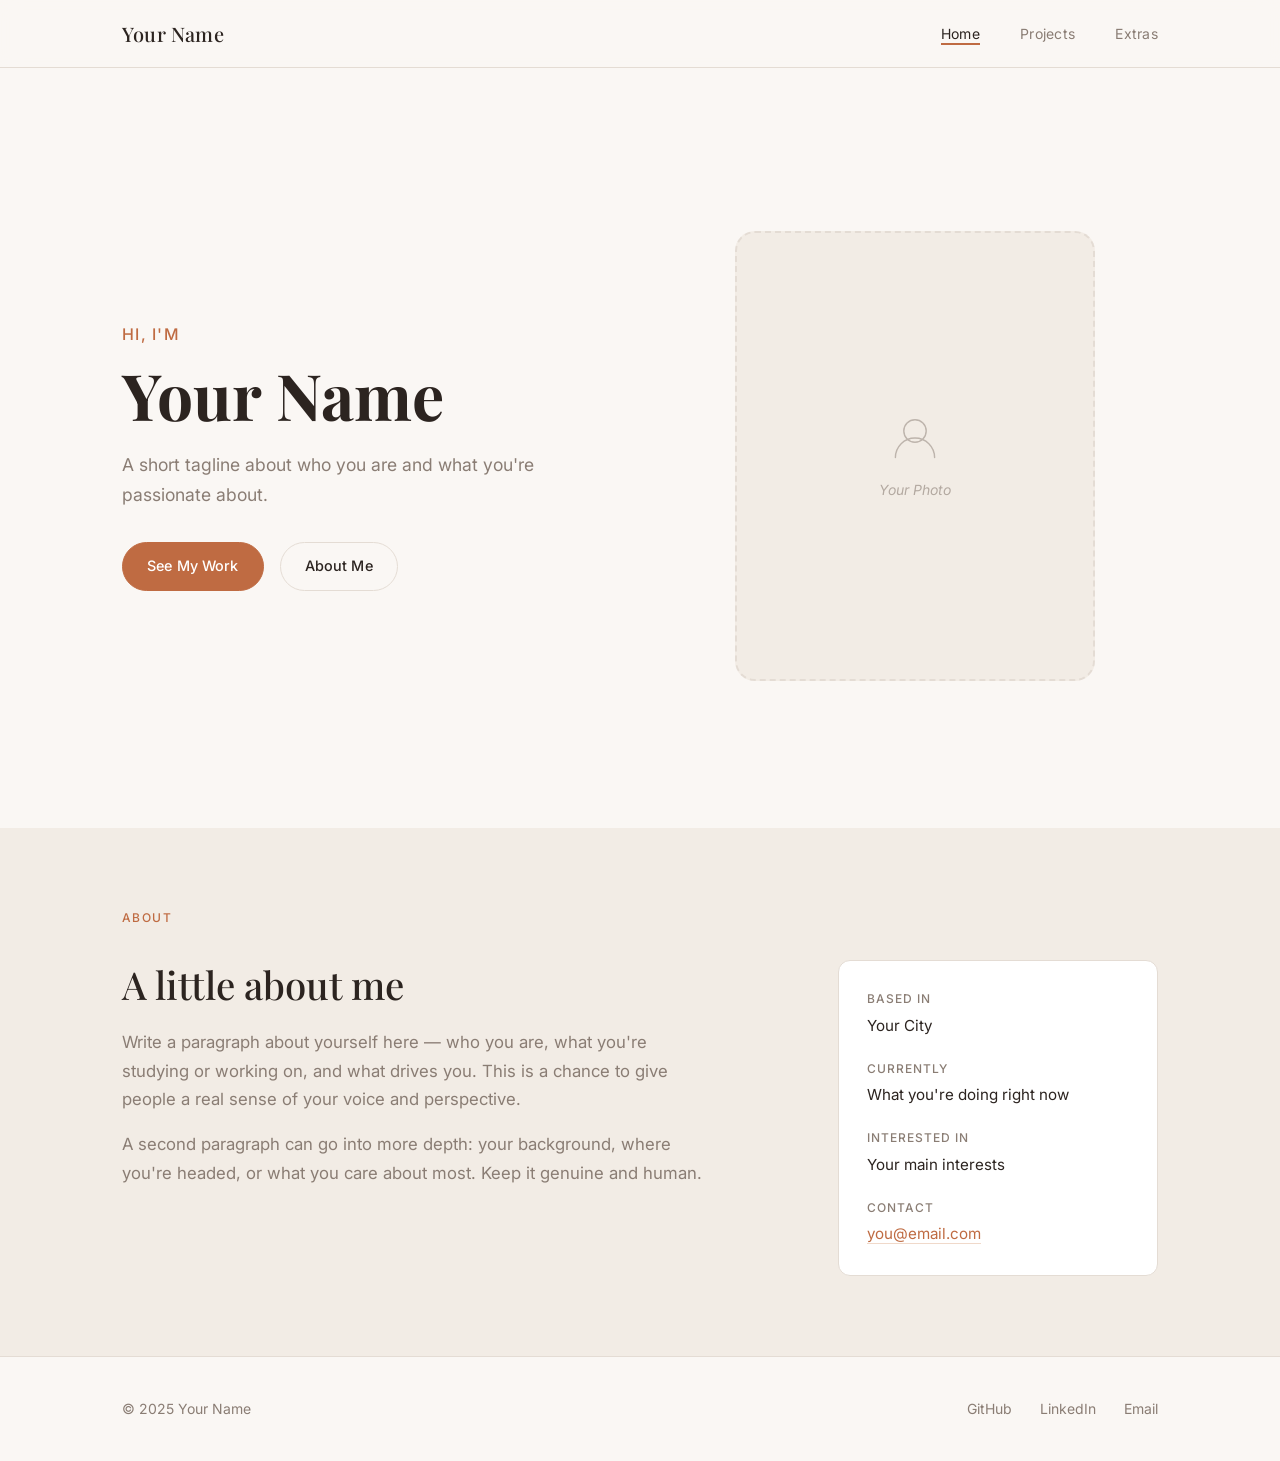
<file: index.html>
<!DOCTYPE html>
<html lang="en">
<head>
  <meta charset="UTF-8">
  <meta name="viewport" content="width=device-width, initial-scale=1.0">
  <title>Your Name</title>
  <link rel="stylesheet" href="style.css">
  <link rel="preconnect" href="https://fonts.googleapis.com">
  <link rel="preconnect" href="https://fonts.gstatic.com" crossorigin>
  <link href="https://fonts.googleapis.com/css2?family=Playfair+Display:ital,wght@0,400;0,500;0,700;1,400&family=Inter:wght@300;400;500&display=swap" rel="stylesheet">
</head>
<body>

  <!-- NAV -->
  <nav class="nav">
    <div class="nav-inner">
      <a href="index.html" class="nav-logo">Your Name</a>
      <button class="menu-btn" aria-label="Open menu" aria-expanded="false">
        <span></span><span></span><span></span>
      </button>
      <ul class="nav-links">
        <li><a href="index.html" class="active">Home</a></li>
        <li><a href="projects.html">Projects</a></li>
        <li><a href="extras.html">Extras</a></li>
      </ul>
    </div>
  </nav>

  <main>

    <!-- HERO -->
    <section class="hero">
      <div class="hero-content">
        <p class="hero-greeting">Hi, I'm</p>
        <h1 class="hero-name">Your Name</h1>
        <p class="hero-tagline">A short tagline about who you are and what you're passionate about.</p>
        <div class="hero-actions">
          <a href="projects.html" class="btn btn-primary">See My Work</a>
          <a href="#about" class="btn btn-secondary">About Me</a>
        </div>
      </div>
      <div class="hero-image">
        <div class="photo-placeholder">
          <div class="photo-inner">
            <svg viewBox="0 0 80 80" fill="none" xmlns="http://www.w3.org/2000/svg" aria-hidden="true">
              <circle cx="40" cy="30" r="16" stroke="currentColor" stroke-width="2" fill="none"/>
              <path d="M12 68c0-15.464 12.536-28 28-28s28 12.536 28 28" stroke="currentColor" stroke-width="2" fill="none" stroke-linecap="round"/>
            </svg>
            <span>Your Photo</span>
          </div>
        </div>
      </div>
    </section>

    <!-- ABOUT -->
    <section class="about" id="about">
      <div class="section-inner">
        <div class="about-label">About</div>
        <div class="about-layout">
          <div class="about-text">
            <h2>A little about me</h2>
            <p>Write a paragraph about yourself here — who you are, what you're studying or working on, and what drives you. This is a chance to give people a real sense of your voice and perspective.</p>
            <p>A second paragraph can go into more depth: your background, where you're headed, or what you care about most. Keep it genuine and human.</p>
          </div>
          <div class="about-details">
            <div class="detail-item">
              <span class="detail-label">Based in</span>
              <span class="detail-value">Your City</span>
            </div>
            <div class="detail-item">
              <span class="detail-label">Currently</span>
              <span class="detail-value">What you're doing right now</span>
            </div>
            <div class="detail-item">
              <span class="detail-label">Interested in</span>
              <span class="detail-value">Your main interests</span>
            </div>
            <div class="detail-item">
              <span class="detail-label">Contact</span>
              <span class="detail-value"><a href="mailto:you@email.com">you@email.com</a></span>
            </div>
          </div>
        </div>
      </div>
    </section>

  </main>

  <!-- FOOTER -->
  <footer class="footer">
    <div class="footer-inner">
      <p class="footer-copy">© 2025 Your Name</p>
      <div class="footer-links">
        <a href="#" target="_blank" rel="noopener">GitHub</a>
        <a href="#" target="_blank" rel="noopener">LinkedIn</a>
        <a href="mailto:you@email.com">Email</a>
      </div>
    </div>
  </footer>

  <script src="script.js"></script>
</body>
</html>
</file>
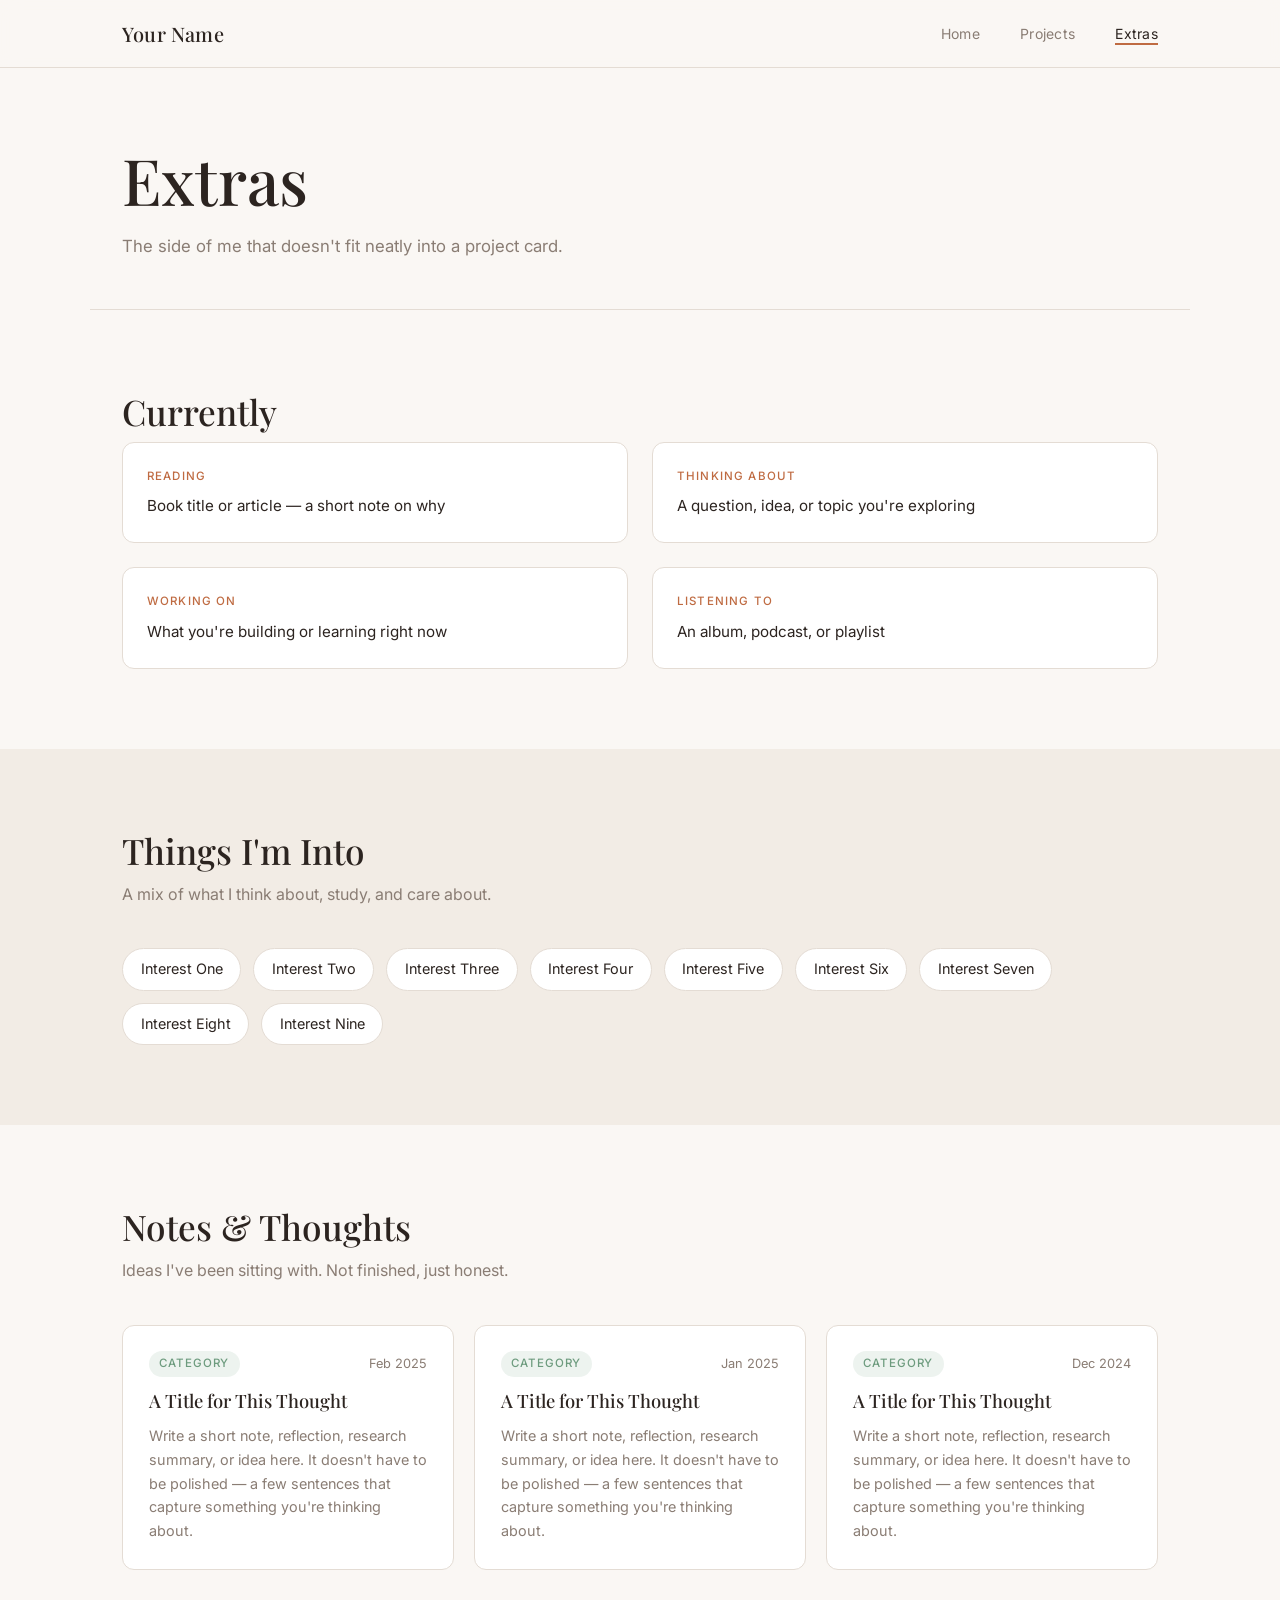
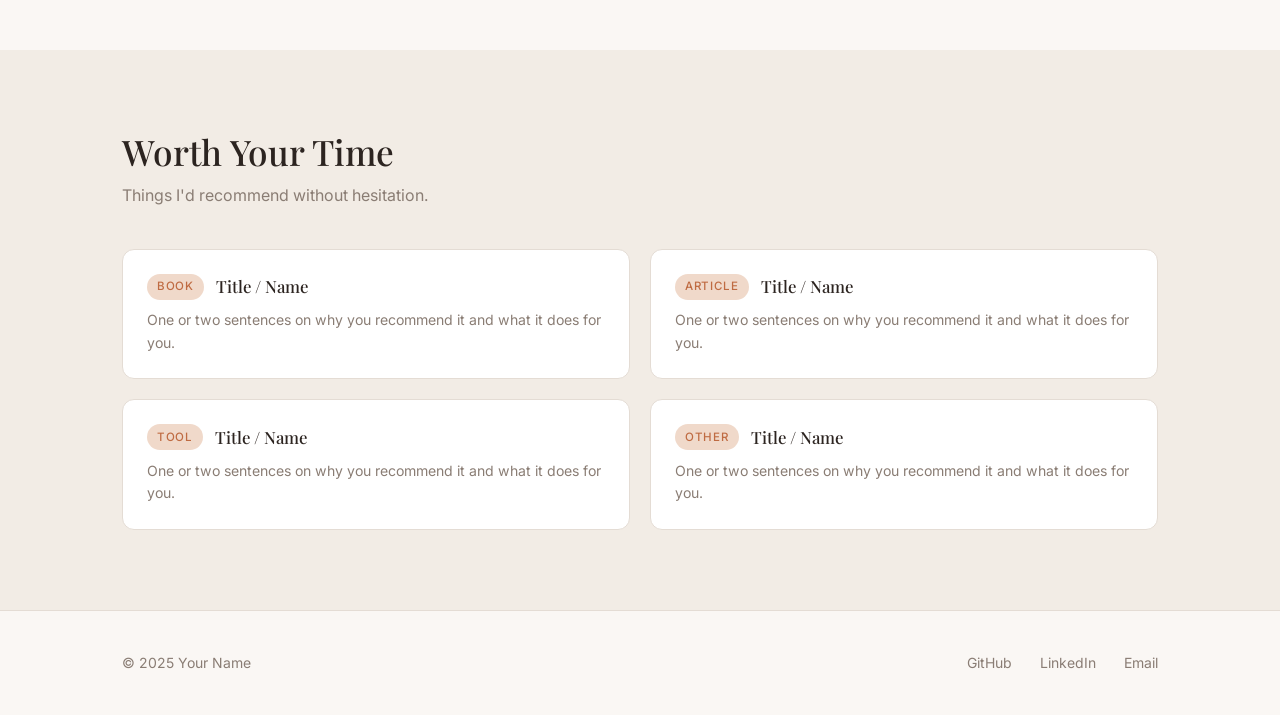
<file: extras.html>
<!DOCTYPE html>
<html lang="en">
<head>
  <meta charset="UTF-8">
  <meta name="viewport" content="width=device-width, initial-scale=1.0">
  <!-- Change "Extras" to whatever you want to call this page -->
  <title>Extras — Your Name</title>
  <link rel="stylesheet" href="style.css">
  <link rel="preconnect" href="https://fonts.googleapis.com">
  <link rel="preconnect" href="https://fonts.gstatic.com" crossorigin>
  <link href="https://fonts.googleapis.com/css2?family=Playfair+Display:ital,wght@0,400;0,500;0,700;1,400&family=Inter:wght@300;400;500&display=swap" rel="stylesheet">
</head>
<body>

  <!-- NAV -->
  <nav class="nav">
    <div class="nav-inner">
      <a href="index.html" class="nav-logo">Your Name</a>
      <button class="menu-btn" aria-label="Open menu" aria-expanded="false">
        <span></span><span></span><span></span>
      </button>
      <ul class="nav-links">
        <li><a href="index.html">Home</a></li>
        <li><a href="projects.html">Projects</a></li>
        <!-- Change "Extras" to whatever you name this page -->
        <li><a href="extras.html" class="active">Extras</a></li>
      </ul>
    </div>
  </nav>

  <main>

    <!-- PAGE HEADER — change the title and subtitle to fit this page's theme -->
    <div class="page-header">
      <h1>Extras</h1>
      <p>The side of me that doesn't fit neatly into a project card.</p>
    </div>

    <!-- ============================================================
         CURRENTLY SECTION
         What you're reading, watching, thinking about right now.
         Great for showing personality and keeping the site fresh.
    ============================================================ -->
    <section class="extras-section">
      <div class="section-inner">
        <h2 class="extras-title">Currently</h2>
        <div class="currently-grid">

          <div class="currently-item">
            <span class="currently-label">Reading</span>
            <p class="currently-value">Book title or article — a short note on why</p>
          </div>

          <div class="currently-item">
            <span class="currently-label">Thinking about</span>
            <p class="currently-value">A question, idea, or topic you're exploring</p>
          </div>

          <div class="currently-item">
            <span class="currently-label">Working on</span>
            <p class="currently-value">What you're building or learning right now</p>
          </div>

          <div class="currently-item">
            <span class="currently-label">Listening to</span>
            <p class="currently-value">An album, podcast, or playlist</p>
          </div>

        </div>
      </div>
    </section>

    <!-- ============================================================
         INTERESTS SECTION
         Add or remove tags to reflect your actual interests.
         These display as pills/tags.
    ============================================================ -->
    <section class="extras-section alt">
      <div class="section-inner">
        <h2 class="extras-title">Things I'm Into</h2>
        <p class="extras-subtitle">A mix of what I think about, study, and care about.</p>
        <div class="interests-grid">
          <span class="interest-tag">Interest One</span>
          <span class="interest-tag">Interest Two</span>
          <span class="interest-tag">Interest Three</span>
          <span class="interest-tag">Interest Four</span>
          <span class="interest-tag">Interest Five</span>
          <span class="interest-tag">Interest Six</span>
          <span class="interest-tag">Interest Seven</span>
          <span class="interest-tag">Interest Eight</span>
          <span class="interest-tag">Interest Nine</span>
        </div>
      </div>
    </section>

    <!-- ============================================================
         NOTES / RESEARCH SECTION
         Can be research summaries, short essays, ideas, or anything.
         Each note-card is a mini post. Add or remove cards freely.
    ============================================================ -->
    <section class="extras-section">
      <div class="section-inner">
        <h2 class="extras-title">Notes &amp; Thoughts</h2>
        <p class="extras-subtitle">Ideas I've been sitting with. Not finished, just honest.</p>
        <div class="notes-grid">

          <!-- NOTE CARD — copy this block to add more notes -->
          <article class="note-card">
            <div class="note-meta">
              <span class="note-category">Category</span>
              <span class="note-date">Feb 2025</span>
            </div>
            <h3 class="note-title">A Title for This Thought</h3>
            <p class="note-body">Write a short note, reflection, research summary, or idea here. It doesn't have to be polished — a few sentences that capture something you're thinking about.</p>
          </article>

          <article class="note-card">
            <div class="note-meta">
              <span class="note-category">Category</span>
              <span class="note-date">Jan 2025</span>
            </div>
            <h3 class="note-title">A Title for This Thought</h3>
            <p class="note-body">Write a short note, reflection, research summary, or idea here. It doesn't have to be polished — a few sentences that capture something you're thinking about.</p>
          </article>

          <article class="note-card">
            <div class="note-meta">
              <span class="note-category">Category</span>
              <span class="note-date">Dec 2024</span>
            </div>
            <h3 class="note-title">A Title for This Thought</h3>
            <p class="note-body">Write a short note, reflection, research summary, or idea here. It doesn't have to be polished — a few sentences that capture something you're thinking about.</p>
          </article>

        </div>
      </div>
    </section>

    <!-- ============================================================
         RECOMMENDATIONS SECTION (optional — delete if not needed)
         Books, articles, tools, or anything worth sharing.
    ============================================================ -->
    <section class="extras-section alt">
      <div class="section-inner">
        <h2 class="extras-title">Worth Your Time</h2>
        <p class="extras-subtitle">Things I'd recommend without hesitation.</p>
        <div class="rec-list">

          <!-- REC ITEM — copy to add more -->
          <div class="rec-item">
            <div class="rec-header">
              <span class="rec-type">Book</span>
              <h3 class="rec-title">Title / Name</h3>
            </div>
            <p class="rec-note">One or two sentences on why you recommend it and what it does for you.</p>
          </div>

          <div class="rec-item">
            <div class="rec-header">
              <span class="rec-type">Article</span>
              <h3 class="rec-title">Title / Name</h3>
            </div>
            <p class="rec-note">One or two sentences on why you recommend it and what it does for you.</p>
          </div>

          <div class="rec-item">
            <div class="rec-header">
              <span class="rec-type">Tool</span>
              <h3 class="rec-title">Title / Name</h3>
            </div>
            <p class="rec-note">One or two sentences on why you recommend it and what it does for you.</p>
          </div>

          <div class="rec-item">
            <div class="rec-header">
              <span class="rec-type">Other</span>
              <h3 class="rec-title">Title / Name</h3>
            </div>
            <p class="rec-note">One or two sentences on why you recommend it and what it does for you.</p>
          </div>

        </div>
      </div>
    </section>

  </main>

  <!-- FOOTER -->
  <footer class="footer">
    <div class="footer-inner">
      <p class="footer-copy">© 2025 Your Name</p>
      <div class="footer-links">
        <a href="#" target="_blank" rel="noopener">GitHub</a>
        <a href="#" target="_blank" rel="noopener">LinkedIn</a>
        <a href="mailto:you@email.com">Email</a>
      </div>
    </div>
  </footer>

  <script src="script.js"></script>
</body>
</html>
</file>
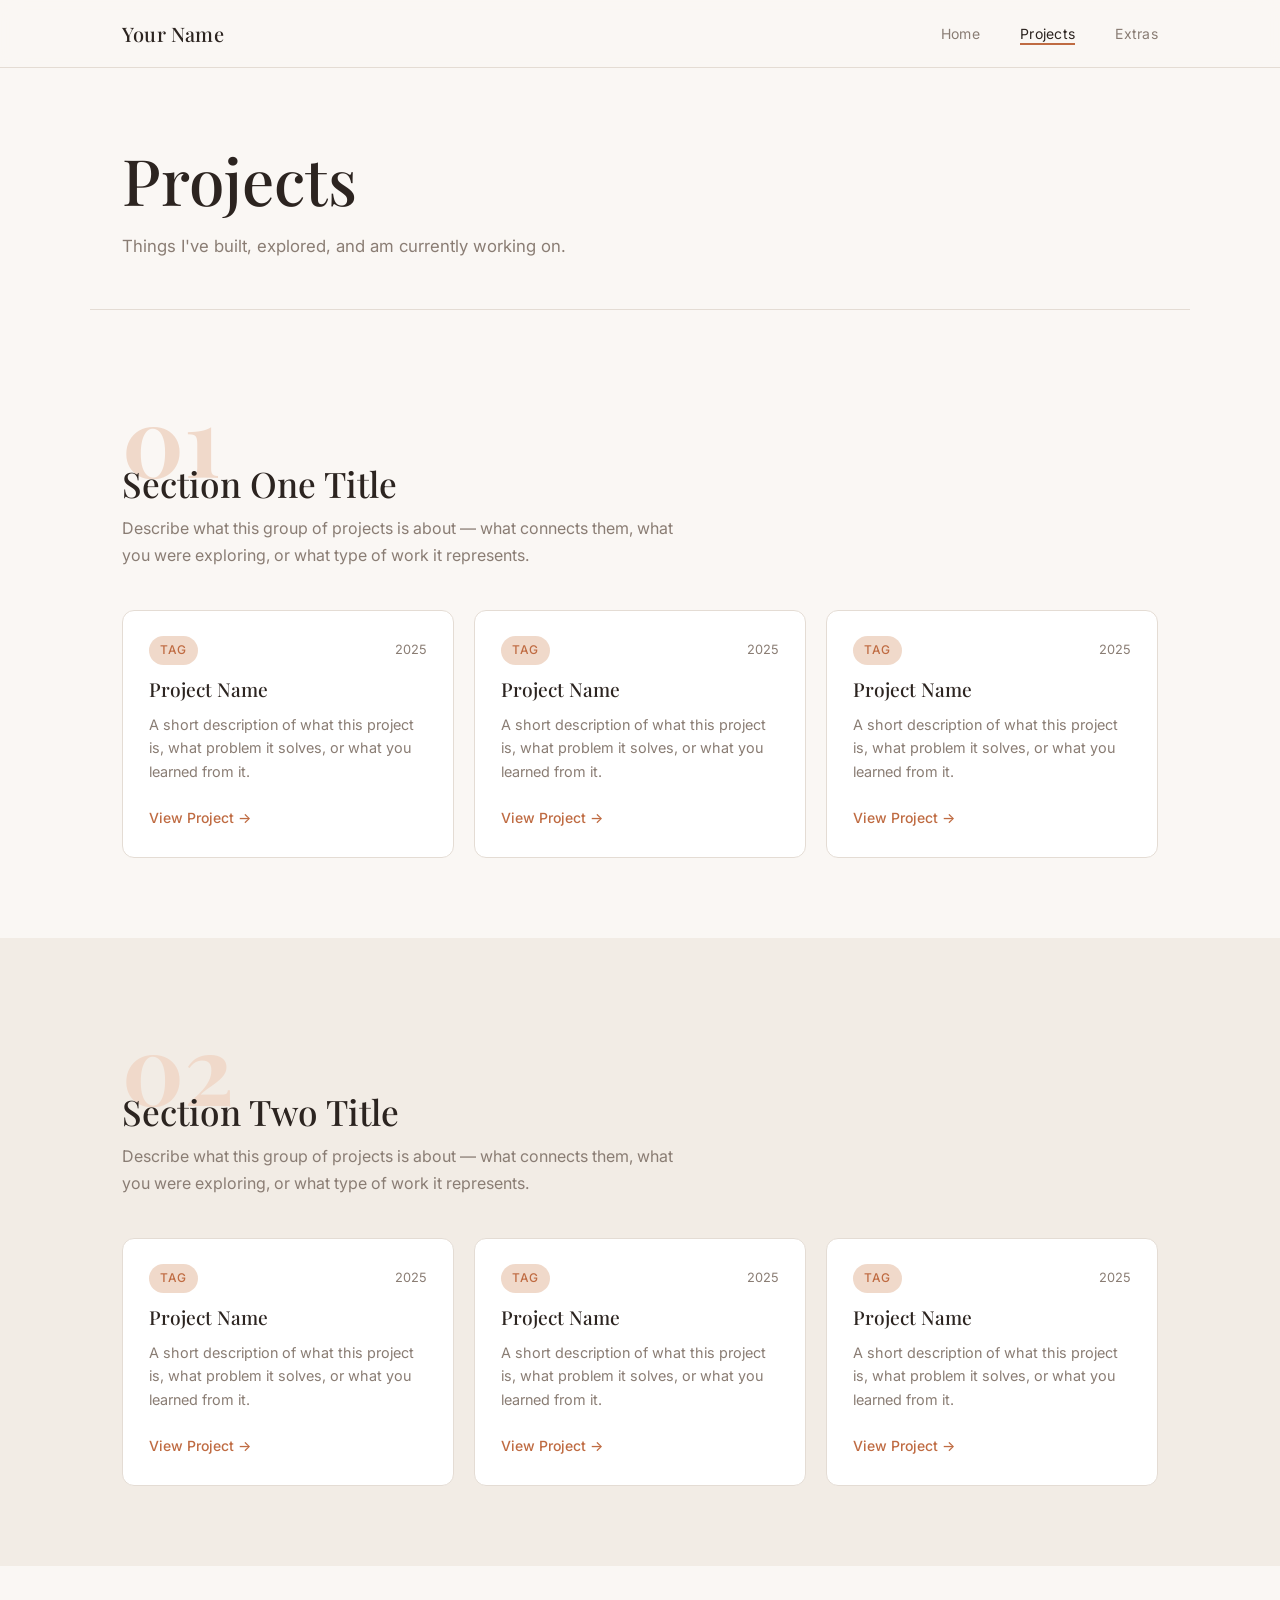
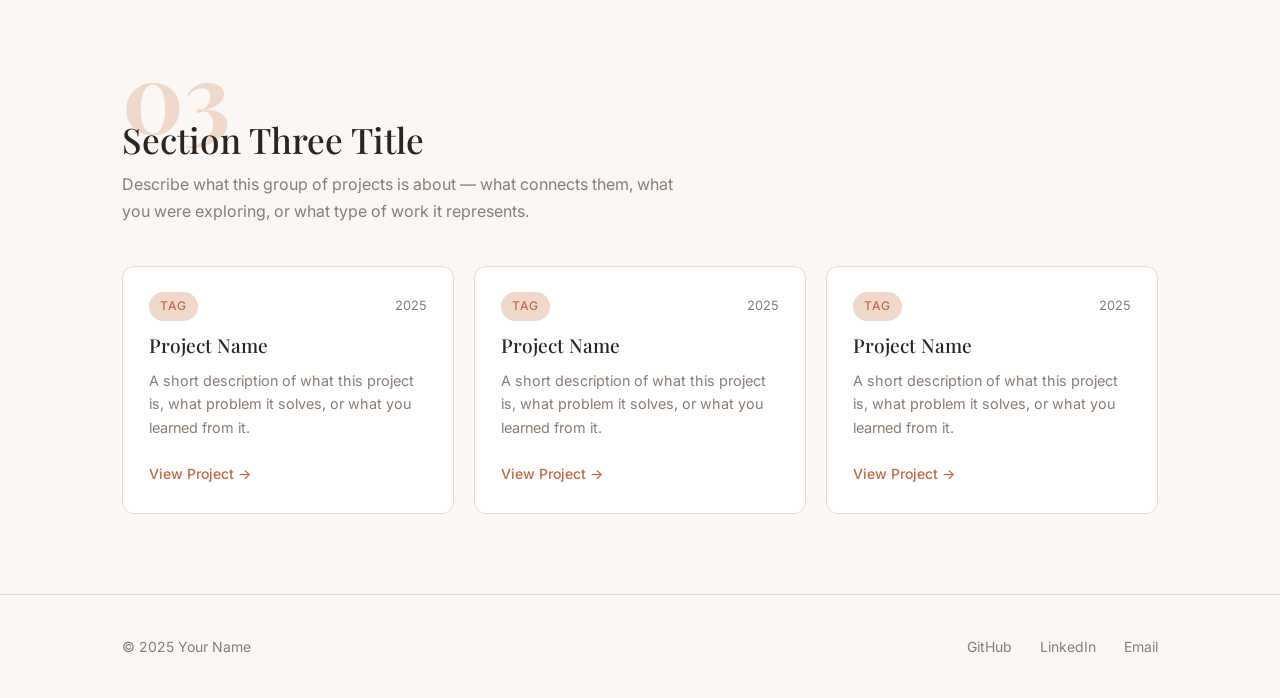
<file: projects.html>
<!DOCTYPE html>
<html lang="en">
<head>
  <meta charset="UTF-8">
  <meta name="viewport" content="width=device-width, initial-scale=1.0">
  <title>Projects — Your Name</title>
  <link rel="stylesheet" href="style.css">
  <link rel="preconnect" href="https://fonts.googleapis.com">
  <link rel="preconnect" href="https://fonts.gstatic.com" crossorigin>
  <link href="https://fonts.googleapis.com/css2?family=Playfair+Display:ital,wght@0,400;0,500;0,700;1,400&family=Inter:wght@300;400;500&display=swap" rel="stylesheet">
</head>
<body>

  <!-- NAV -->
  <nav class="nav">
    <div class="nav-inner">
      <a href="index.html" class="nav-logo">Your Name</a>
      <button class="menu-btn" aria-label="Open menu" aria-expanded="false">
        <span></span><span></span><span></span>
      </button>
      <ul class="nav-links">
        <li><a href="index.html">Home</a></li>
        <li><a href="projects.html" class="active">Projects</a></li>
        <li><a href="extras.html">Extras</a></li>
      </ul>
    </div>
  </nav>

  <main>

    <!-- PAGE HEADER -->
    <div class="page-header">
      <h1>Projects</h1>
      <p>Things I've built, explored, and am currently working on.</p>
    </div>

    <!-- ============================================================
         SECTION 1
         Change "Section One Title" to your category name.
         Change the description to describe what this section covers.
         Duplicate <article class="project-card"> blocks to add more projects.
    ============================================================ -->
    <section class="project-section">
      <div class="section-inner">
        <div class="section-num">01</div>
        <div class="section-header">
          <h2 class="section-title">Section One Title</h2>
          <p class="section-desc">Describe what this group of projects is about — what connects them, what you were exploring, or what type of work it represents.</p>
        </div>

        <div class="projects-grid">

          <!-- PROJECT CARD — copy this block to add more projects -->
          <article class="project-card">
            <div class="card-top">
              <span class="card-tag">Tag</span>
              <span class="card-year">2025</span>
            </div>
            <h3 class="card-title">Project Name</h3>
            <p class="card-desc">A short description of what this project is, what problem it solves, or what you learned from it.</p>
            <div class="card-bottom">
              <a href="#" class="card-link">View Project <span aria-hidden="true">→</span></a>
            </div>
          </article>

          <article class="project-card">
            <div class="card-top">
              <span class="card-tag">Tag</span>
              <span class="card-year">2025</span>
            </div>
            <h3 class="card-title">Project Name</h3>
            <p class="card-desc">A short description of what this project is, what problem it solves, or what you learned from it.</p>
            <div class="card-bottom">
              <a href="#" class="card-link">View Project <span aria-hidden="true">→</span></a>
            </div>
          </article>

          <article class="project-card">
            <div class="card-top">
              <span class="card-tag">Tag</span>
              <span class="card-year">2025</span>
            </div>
            <h3 class="card-title">Project Name</h3>
            <p class="card-desc">A short description of what this project is, what problem it solves, or what you learned from it.</p>
            <div class="card-bottom">
              <a href="#" class="card-link">View Project <span aria-hidden="true">→</span></a>
            </div>
          </article>

        </div>
      </div>
    </section>

    <!-- ============================================================
         SECTION 2
    ============================================================ -->
    <section class="project-section alt">
      <div class="section-inner">
        <div class="section-num">02</div>
        <div class="section-header">
          <h2 class="section-title">Section Two Title</h2>
          <p class="section-desc">Describe what this group of projects is about — what connects them, what you were exploring, or what type of work it represents.</p>
        </div>

        <div class="projects-grid">

          <article class="project-card">
            <div class="card-top">
              <span class="card-tag">Tag</span>
              <span class="card-year">2025</span>
            </div>
            <h3 class="card-title">Project Name</h3>
            <p class="card-desc">A short description of what this project is, what problem it solves, or what you learned from it.</p>
            <div class="card-bottom">
              <a href="#" class="card-link">View Project <span aria-hidden="true">→</span></a>
            </div>
          </article>

          <article class="project-card">
            <div class="card-top">
              <span class="card-tag">Tag</span>
              <span class="card-year">2025</span>
            </div>
            <h3 class="card-title">Project Name</h3>
            <p class="card-desc">A short description of what this project is, what problem it solves, or what you learned from it.</p>
            <div class="card-bottom">
              <a href="#" class="card-link">View Project <span aria-hidden="true">→</span></a>
            </div>
          </article>

          <article class="project-card">
            <div class="card-top">
              <span class="card-tag">Tag</span>
              <span class="card-year">2025</span>
            </div>
            <h3 class="card-title">Project Name</h3>
            <p class="card-desc">A short description of what this project is, what problem it solves, or what you learned from it.</p>
            <div class="card-bottom">
              <a href="#" class="card-link">View Project <span aria-hidden="true">→</span></a>
            </div>
          </article>

        </div>
      </div>
    </section>

    <!-- ============================================================
         SECTION 3
    ============================================================ -->
    <section class="project-section">
      <div class="section-inner">
        <div class="section-num">03</div>
        <div class="section-header">
          <h2 class="section-title">Section Three Title</h2>
          <p class="section-desc">Describe what this group of projects is about — what connects them, what you were exploring, or what type of work it represents.</p>
        </div>

        <div class="projects-grid">

          <article class="project-card">
            <div class="card-top">
              <span class="card-tag">Tag</span>
              <span class="card-year">2025</span>
            </div>
            <h3 class="card-title">Project Name</h3>
            <p class="card-desc">A short description of what this project is, what problem it solves, or what you learned from it.</p>
            <div class="card-bottom">
              <a href="#" class="card-link">View Project <span aria-hidden="true">→</span></a>
            </div>
          </article>

          <article class="project-card">
            <div class="card-top">
              <span class="card-tag">Tag</span>
              <span class="card-year">2025</span>
            </div>
            <h3 class="card-title">Project Name</h3>
            <p class="card-desc">A short description of what this project is, what problem it solves, or what you learned from it.</p>
            <div class="card-bottom">
              <a href="#" class="card-link">View Project <span aria-hidden="true">→</span></a>
            </div>
          </article>

          <article class="project-card">
            <div class="card-top">
              <span class="card-tag">Tag</span>
              <span class="card-year">2025</span>
            </div>
            <h3 class="card-title">Project Name</h3>
            <p class="card-desc">A short description of what this project is, what problem it solves, or what you learned from it.</p>
            <div class="card-bottom">
              <a href="#" class="card-link">View Project <span aria-hidden="true">→</span></a>
            </div>
          </article>

        </div>
      </div>
    </section>

  </main>

  <!-- FOOTER -->
  <footer class="footer">
    <div class="footer-inner">
      <p class="footer-copy">© 2025 Your Name</p>
      <div class="footer-links">
        <a href="#" target="_blank" rel="noopener">GitHub</a>
        <a href="#" target="_blank" rel="noopener">LinkedIn</a>
        <a href="mailto:you@email.com">Email</a>
      </div>
    </div>
  </footer>

  <script src="script.js"></script>
</body>
</html>
</file>
<file: style.css>
/* ============================================================
   PORTFOLIO — style.css
   Warm, clean aesthetic using:
   - Playfair Display (serif) for headings
   - Inter (sans-serif) for body text
   ============================================================ */

/* ------ CSS VARIABLES ------ */
:root {
  --bg:          #faf7f4;
  --bg-alt:      #f2ece5;
  --bg-card:     #ffffff;
  --text:        #2c2420;
  --text-muted:  #8a7d74;
  --accent:      #bf6b42;
  --accent-hover:#a3572f;
  --accent-light:#f0d9ca;
  --sage:        #6d9b7e;
  --border:      #e4dcd4;
  --shadow:      0 2px 16px rgba(44, 36, 32, 0.07);
  --shadow-hover:0 8px 28px rgba(44, 36, 32, 0.13);
  --radius:      12px;
  --radius-sm:   8px;
  --max-width:   1100px;
  --nav-height:  68px;
  --font-serif:  'Playfair Display', Georgia, serif;
  --font-sans:   'Inter', -apple-system, BlinkMacSystemFont, sans-serif;
  --transition:  0.22s ease;
}

/* ------ RESET & BASE ------ */
*, *::before, *::after {
  box-sizing: border-box;
  margin: 0;
  padding: 0;
}

html {
  scroll-behavior: smooth;
}

body {
  font-family: var(--font-sans);
  font-size: 16px;
  line-height: 1.7;
  color: var(--text);
  background-color: var(--bg);
  -webkit-font-smoothing: antialiased;
}

img { max-width: 100%; display: block; }
a { color: inherit; text-decoration: none; }
ul { list-style: none; }

/* ------ TYPOGRAPHY ------ */
h1, h2, h3, h4 {
  font-family: var(--font-serif);
  line-height: 1.25;
  font-weight: 500;
}

p { color: var(--text); }

/* ------ LAYOUT UTILITY ------ */
.section-inner {
  max-width: var(--max-width);
  margin: 0 auto;
  padding: 0 2rem;
}

/* ------ NAVIGATION ------ */
.nav {
  position: sticky;
  top: 0;
  z-index: 100;
  height: var(--nav-height);
  background: rgba(250, 247, 244, 0.92);
  backdrop-filter: blur(10px);
  -webkit-backdrop-filter: blur(10px);
  border-bottom: 1px solid var(--border);
}

.nav-inner {
  max-width: var(--max-width);
  margin: 0 auto;
  padding: 0 2rem;
  height: 100%;
  display: flex;
  align-items: center;
  justify-content: space-between;
}

.nav-logo {
  font-family: var(--font-serif);
  font-size: 1.25rem;
  font-weight: 500;
  color: var(--text);
  letter-spacing: 0.01em;
  transition: color var(--transition);
}
.nav-logo:hover { color: var(--accent); }

.nav-links {
  display: flex;
  gap: 2.5rem;
  align-items: center;
}

.nav-links a {
  font-size: 0.875rem;
  font-weight: 400;
  color: var(--text-muted);
  letter-spacing: 0.02em;
  position: relative;
  transition: color var(--transition);
}

.nav-links a::after {
  content: '';
  position: absolute;
  bottom: -3px;
  left: 0;
  width: 0;
  height: 1.5px;
  background: var(--accent);
  transition: width var(--transition);
}

.nav-links a:hover,
.nav-links a.active {
  color: var(--text);
}

.nav-links a:hover::after,
.nav-links a.active::after {
  width: 100%;
}

/* Mobile menu button */
.menu-btn {
  display: none;
  flex-direction: column;
  gap: 5px;
  background: none;
  border: none;
  cursor: pointer;
  padding: 4px;
}

.menu-btn span {
  display: block;
  width: 22px;
  height: 1.5px;
  background: var(--text);
  transition: var(--transition);
}

/* ------ BUTTONS ------ */
.btn {
  display: inline-flex;
  align-items: center;
  gap: 0.4rem;
  padding: 0.7rem 1.5rem;
  border-radius: 40px;
  font-size: 0.9rem;
  font-weight: 500;
  font-family: var(--font-sans);
  letter-spacing: 0.01em;
  transition: all var(--transition);
  cursor: pointer;
  border: 1.5px solid transparent;
}

.btn-primary {
  background: var(--accent);
  color: #fff;
  border-color: var(--accent);
}
.btn-primary:hover {
  background: var(--accent-hover);
  border-color: var(--accent-hover);
  transform: translateY(-1px);
  box-shadow: 0 4px 14px rgba(191, 107, 66, 0.3);
}

.btn-secondary {
  background: transparent;
  color: var(--text);
  border-color: var(--border);
}
.btn-secondary:hover {
  border-color: var(--accent);
  color: var(--accent);
  transform: translateY(-1px);
}

/* ------ HERO ------ */
.hero {
  min-height: calc(92vh - var(--nav-height));
  max-width: var(--max-width);
  margin: 0 auto;
  padding: 5rem 2rem 4rem;
  display: grid;
  grid-template-columns: 1fr 1fr;
  gap: 4rem;
  align-items: center;
}

.hero-content {
  animation: fadeUp 0.7s ease both;
}

.hero-greeting {
  font-size: 1rem;
  color: var(--accent);
  font-weight: 500;
  letter-spacing: 0.08em;
  text-transform: uppercase;
  margin-bottom: 0.75rem;
}

.hero-name {
  font-family: var(--font-serif);
  font-size: clamp(2.8rem, 5vw, 4.5rem);
  font-weight: 700;
  color: var(--text);
  line-height: 1.1;
  margin-bottom: 1.25rem;
}

.hero-tagline {
  font-size: 1.1rem;
  color: var(--text-muted);
  max-width: 460px;
  line-height: 1.7;
  margin-bottom: 2rem;
}

.hero-actions {
  display: flex;
  gap: 1rem;
  flex-wrap: wrap;
}

.hero-image {
  display: flex;
  justify-content: center;
  align-items: center;
  animation: fadeUp 0.7s 0.15s ease both;
}

.photo-placeholder {
  width: 100%;
  max-width: 360px;
  aspect-ratio: 4 / 5;
  border-radius: 20px;
  background: var(--bg-alt);
  border: 2px dashed var(--border);
  display: flex;
  align-items: center;
  justify-content: center;
  overflow: hidden;
}

/* Once you have a real photo, replace .photo-placeholder with:
   <img src="your-photo.jpg" alt="Your Name" class="hero-photo">
   and add .hero-photo { width: 100%; max-width: 360px; aspect-ratio: 4/5;
   border-radius: 20px; object-fit: cover; } */

.photo-inner {
  display: flex;
  flex-direction: column;
  align-items: center;
  gap: 0.75rem;
  color: var(--text-muted);
}

.photo-inner svg {
  width: 56px;
  height: 56px;
  opacity: 0.5;
}

.photo-inner span {
  font-size: 0.875rem;
  font-style: italic;
  opacity: 0.6;
}

/* ------ ABOUT SECTION ------ */
.about {
  background: var(--bg-alt);
  padding: 5rem 0;
}

.about-label {
  font-size: 0.75rem;
  font-weight: 500;
  letter-spacing: 0.12em;
  text-transform: uppercase;
  color: var(--accent);
  margin-bottom: 2rem;
}

.about-layout {
  display: grid;
  grid-template-columns: 1fr 320px;
  gap: 4rem;
  align-items: start;
}

.about-text h2 {
  font-size: clamp(1.8rem, 3vw, 2.5rem);
  margin-bottom: 1.25rem;
}

.about-text p {
  font-size: 1.05rem;
  color: var(--text-muted);
  margin-bottom: 1rem;
  max-width: 580px;
}
.about-text p:last-child { margin-bottom: 0; }

.about-details {
  display: flex;
  flex-direction: column;
  gap: 1.25rem;
  padding: 1.75rem;
  background: var(--bg-card);
  border-radius: var(--radius);
  border: 1px solid var(--border);
}

.detail-item {
  display: flex;
  flex-direction: column;
  gap: 0.2rem;
}

.detail-label {
  font-size: 0.75rem;
  font-weight: 500;
  letter-spacing: 0.08em;
  text-transform: uppercase;
  color: var(--text-muted);
}

.detail-value {
  font-size: 0.95rem;
  color: var(--text);
}

.detail-value a {
  color: var(--accent);
  border-bottom: 1px solid var(--accent-light);
  transition: border-color var(--transition);
}
.detail-value a:hover { border-color: var(--accent); }

/* ------ PAGE HEADER (projects + extras pages) ------ */
.page-header {
  max-width: var(--max-width);
  margin: 0 auto;
  padding: 4.5rem 2rem 3rem;
  border-bottom: 1px solid var(--border);
  animation: fadeUp 0.6s ease both;
}

.page-header h1 {
  font-size: clamp(2.5rem, 5vw, 4rem);
  margin-bottom: 0.75rem;
}

.page-header p {
  font-size: 1.05rem;
  color: var(--text-muted);
  max-width: 540px;
}

/* ------ PROJECT SECTIONS ------ */
.project-section {
  padding: 5rem 0;
}

.project-section.alt {
  background: var(--bg-alt);
}

.project-section .section-inner {
  position: relative;
}

.section-num {
  font-family: var(--font-serif);
  font-size: 6rem;
  font-weight: 700;
  color: var(--accent-light);
  line-height: 1;
  margin-bottom: -1.5rem;
  user-select: none;
}

.section-header {
  margin-bottom: 2.5rem;
}

.section-title {
  font-size: clamp(1.6rem, 3vw, 2.2rem);
  margin-bottom: 0.6rem;
}

.section-desc {
  font-size: 1rem;
  color: var(--text-muted);
  max-width: 560px;
  line-height: 1.7;
}

/* ------ PROJECT CARDS GRID ------ */
.projects-grid {
  display: grid;
  grid-template-columns: repeat(3, 1fr);
  gap: 1.25rem;
}

.project-card {
  background: var(--bg-card);
  border: 1px solid var(--border);
  border-radius: var(--radius);
  padding: 1.6rem;
  display: flex;
  flex-direction: column;
  gap: 0.75rem;
  transition: transform var(--transition), box-shadow var(--transition), border-color var(--transition);
}

.project-card:hover {
  transform: translateY(-4px);
  box-shadow: var(--shadow-hover);
  border-color: var(--accent-light);
}

.card-top {
  display: flex;
  justify-content: space-between;
  align-items: center;
}

.card-tag {
  font-size: 0.75rem;
  font-weight: 500;
  letter-spacing: 0.06em;
  text-transform: uppercase;
  background: var(--accent-light);
  color: var(--accent);
  padding: 0.25rem 0.7rem;
  border-radius: 20px;
}

.card-year {
  font-size: 0.8rem;
  color: var(--text-muted);
}

.card-title {
  font-family: var(--font-serif);
  font-size: 1.2rem;
  font-weight: 500;
  color: var(--text);
  flex-grow: 0;
}

.card-desc {
  font-size: 0.9rem;
  color: var(--text-muted);
  line-height: 1.65;
  flex-grow: 1;
}

.card-bottom {
  padding-top: 0.5rem;
  margin-top: auto;
}

.card-link {
  font-size: 0.875rem;
  font-weight: 500;
  color: var(--accent);
  transition: gap var(--transition);
  display: inline-flex;
  align-items: center;
  gap: 0.3rem;
}

.card-link:hover {
  gap: 0.6rem;
}

/* ------ EXTRAS PAGE ------ */
.extras-section {
  padding: 5rem 0;
}

.extras-section.alt {
  background: var(--bg-alt);
}

.extras-title {
  font-size: clamp(1.6rem, 3vw, 2.2rem);
  margin-bottom: 0.5rem;
}

.extras-subtitle {
  font-size: 1rem;
  color: var(--text-muted);
  margin-bottom: 2.5rem;
  max-width: 540px;
}

/* Currently grid */
.currently-grid {
  display: grid;
  grid-template-columns: repeat(2, 1fr);
  gap: 1.5rem;
}

.currently-item {
  padding: 1.5rem;
  background: var(--bg-card);
  border: 1px solid var(--border);
  border-radius: var(--radius);
  transition: box-shadow var(--transition);
}
.currently-item:hover { box-shadow: var(--shadow); }

.currently-label {
  font-size: 0.72rem;
  font-weight: 500;
  letter-spacing: 0.1em;
  text-transform: uppercase;
  color: var(--accent);
  display: block;
  margin-bottom: 0.5rem;
}

.currently-value {
  font-size: 0.95rem;
  color: var(--text);
  line-height: 1.6;
}

/* Interests grid */
.interests-grid {
  display: flex;
  flex-wrap: wrap;
  gap: 0.75rem;
}

.interest-tag {
  font-size: 0.9rem;
  padding: 0.5rem 1.1rem;
  background: var(--bg-card);
  border: 1.5px solid var(--border);
  border-radius: 40px;
  color: var(--text);
  transition: all var(--transition);
  cursor: default;
}

.interest-tag:hover {
  border-color: var(--accent);
  color: var(--accent);
  background: var(--accent-light);
}

/* Notes grid */
.notes-grid {
  display: grid;
  grid-template-columns: repeat(3, 1fr);
  gap: 1.25rem;
}

.note-card {
  background: var(--bg-card);
  border: 1px solid var(--border);
  border-radius: var(--radius);
  padding: 1.6rem;
  display: flex;
  flex-direction: column;
  gap: 0.75rem;
  transition: transform var(--transition), box-shadow var(--transition);
}
.note-card:hover {
  transform: translateY(-3px);
  box-shadow: var(--shadow-hover);
}

.note-meta {
  display: flex;
  justify-content: space-between;
  align-items: center;
}

.note-category {
  font-size: 0.72rem;
  font-weight: 500;
  letter-spacing: 0.08em;
  text-transform: uppercase;
  color: var(--sage);
  background: rgba(109, 155, 126, 0.12);
  padding: 0.2rem 0.65rem;
  border-radius: 20px;
}

.note-date {
  font-size: 0.8rem;
  color: var(--text-muted);
}

.note-title {
  font-family: var(--font-serif);
  font-size: 1.15rem;
  font-weight: 500;
}

.note-body {
  font-size: 0.9rem;
  color: var(--text-muted);
  line-height: 1.65;
}

/* Recommendations */
.rec-list {
  display: grid;
  grid-template-columns: repeat(2, 1fr);
  gap: 1.25rem;
}

.rec-item {
  padding: 1.5rem;
  background: var(--bg-card);
  border: 1px solid var(--border);
  border-radius: var(--radius);
  transition: box-shadow var(--transition);
}
.rec-item:hover { box-shadow: var(--shadow); }

.rec-header {
  display: flex;
  align-items: center;
  gap: 0.75rem;
  margin-bottom: 0.6rem;
}

.rec-type {
  font-size: 0.72rem;
  font-weight: 500;
  letter-spacing: 0.08em;
  text-transform: uppercase;
  color: var(--accent);
  background: var(--accent-light);
  padding: 0.2rem 0.6rem;
  border-radius: 20px;
  white-space: nowrap;
}

.rec-title {
  font-family: var(--font-serif);
  font-size: 1.05rem;
  font-weight: 500;
}

.rec-note {
  font-size: 0.88rem;
  color: var(--text-muted);
  line-height: 1.6;
}

/* ------ FOOTER ------ */
.footer {
  border-top: 1px solid var(--border);
  padding: 2.5rem 0;
  background: var(--bg);
}

.footer-inner {
  max-width: var(--max-width);
  margin: 0 auto;
  padding: 0 2rem;
  display: flex;
  justify-content: space-between;
  align-items: center;
}

.footer-copy {
  font-size: 0.875rem;
  color: var(--text-muted);
}

.footer-links {
  display: flex;
  gap: 1.75rem;
}

.footer-links a {
  font-size: 0.875rem;
  color: var(--text-muted);
  transition: color var(--transition);
}
.footer-links a:hover { color: var(--accent); }

/* ------ ANIMATIONS ------ */
@keyframes fadeUp {
  from {
    opacity: 0;
    transform: translateY(18px);
  }
  to {
    opacity: 1;
    transform: translateY(0);
  }
}

/* ------ RESPONSIVE ------ */

/* Tablet */
@media (max-width: 900px) {
  .hero {
    grid-template-columns: 1fr;
    text-align: center;
    padding-top: 3.5rem;
    gap: 2.5rem;
  }

  .hero-tagline { margin: 0 auto 2rem; }
  .hero-actions { justify-content: center; }

  .hero-image {
    order: -1;
  }

  .photo-placeholder {
    max-width: 240px;
    aspect-ratio: 1 / 1;
    border-radius: 50%;
  }

  .about-layout {
    grid-template-columns: 1fr;
    gap: 2.5rem;
  }

  .about-details { max-width: 480px; }

  .projects-grid {
    grid-template-columns: repeat(2, 1fr);
  }

  .notes-grid {
    grid-template-columns: repeat(2, 1fr);
  }
}

/* Mobile */
@media (max-width: 640px) {
  .section-inner { padding: 0 1.25rem; }

  .nav-inner { padding: 0 1.25rem; }

  .menu-btn { display: flex; }

  .nav-links {
    display: none;
    position: absolute;
    top: var(--nav-height);
    left: 0;
    right: 0;
    flex-direction: column;
    background: var(--bg);
    border-bottom: 1px solid var(--border);
    padding: 1.25rem;
    gap: 1.25rem;
    align-items: flex-start;
  }

  .nav-links.open { display: flex; }

  .page-header { padding: 3rem 1.25rem 2rem; }

  .projects-grid,
  .notes-grid,
  .rec-list,
  .currently-grid {
    grid-template-columns: 1fr;
  }

  .footer-inner {
    flex-direction: column;
    gap: 1rem;
    text-align: center;
  }

  .section-num { font-size: 4rem; }
}
</file>
